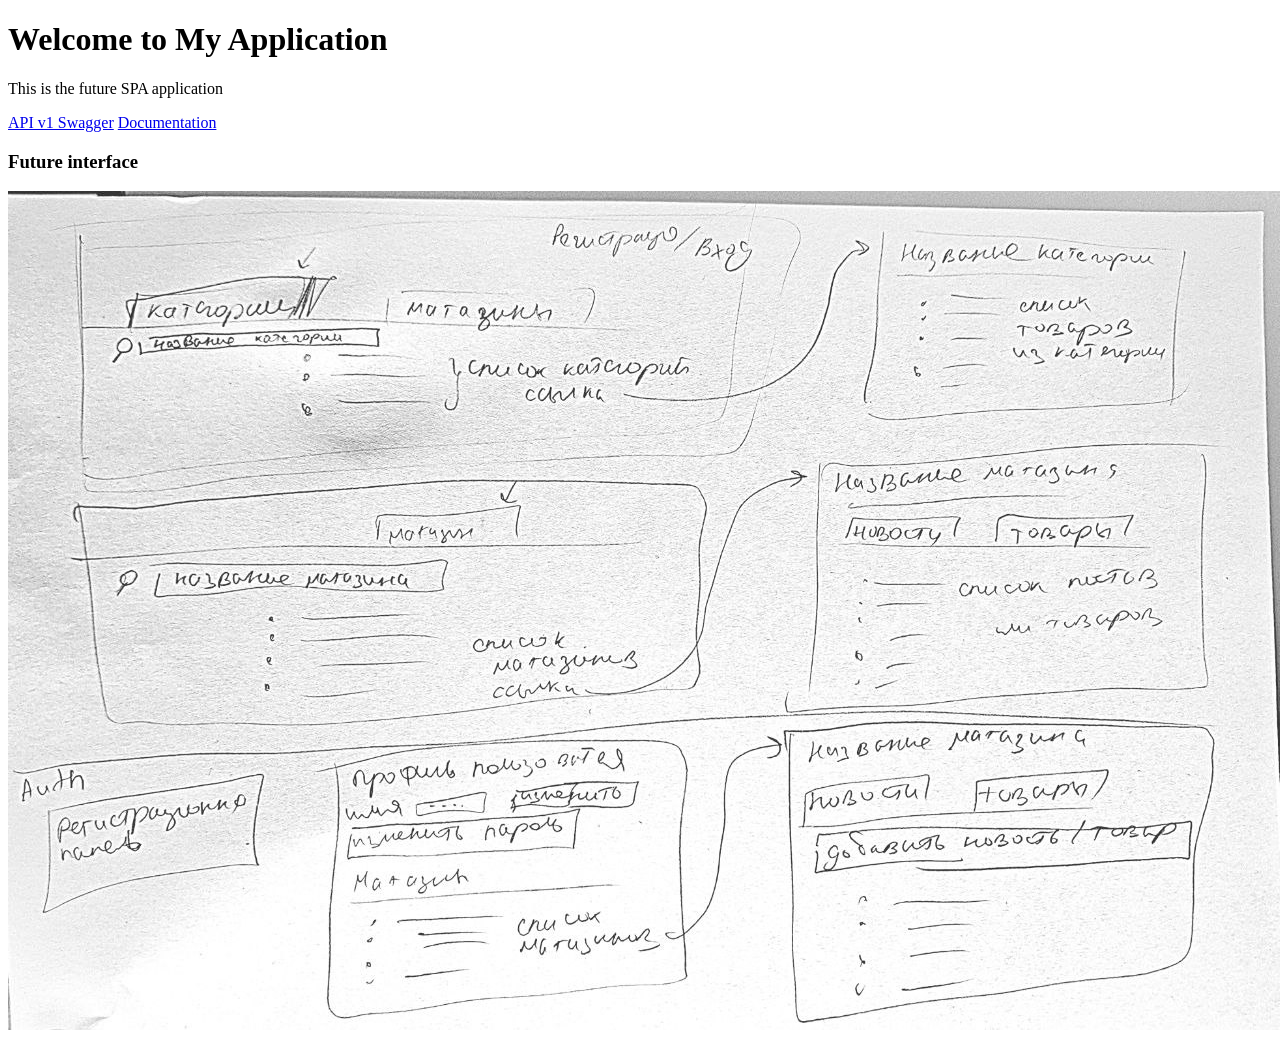
<file: nginx/static/index.html>
<!DOCTYPE html>
<html lang="en">
<head>
    <meta charset="UTF-8">
    <meta name="viewport" content="width=device-width, initial-scale=1.0">
    <title>Document</title>
</head>
<body>
    <h1>Welcome to My Application</h1>
    <p>This is the future SPA application</p>
    <nav>
        <a href="/swagger/index.html">API v1 Swagger</a>
        <!-- <a href="/management">Management</a> -->
        <a href="/documentation">Documentation</a>
    </nav>

    <h3>Future interface</h3>
    <img src="img/interface_craftPlace.jpg" alt="" />
</body>
</html>
</file>
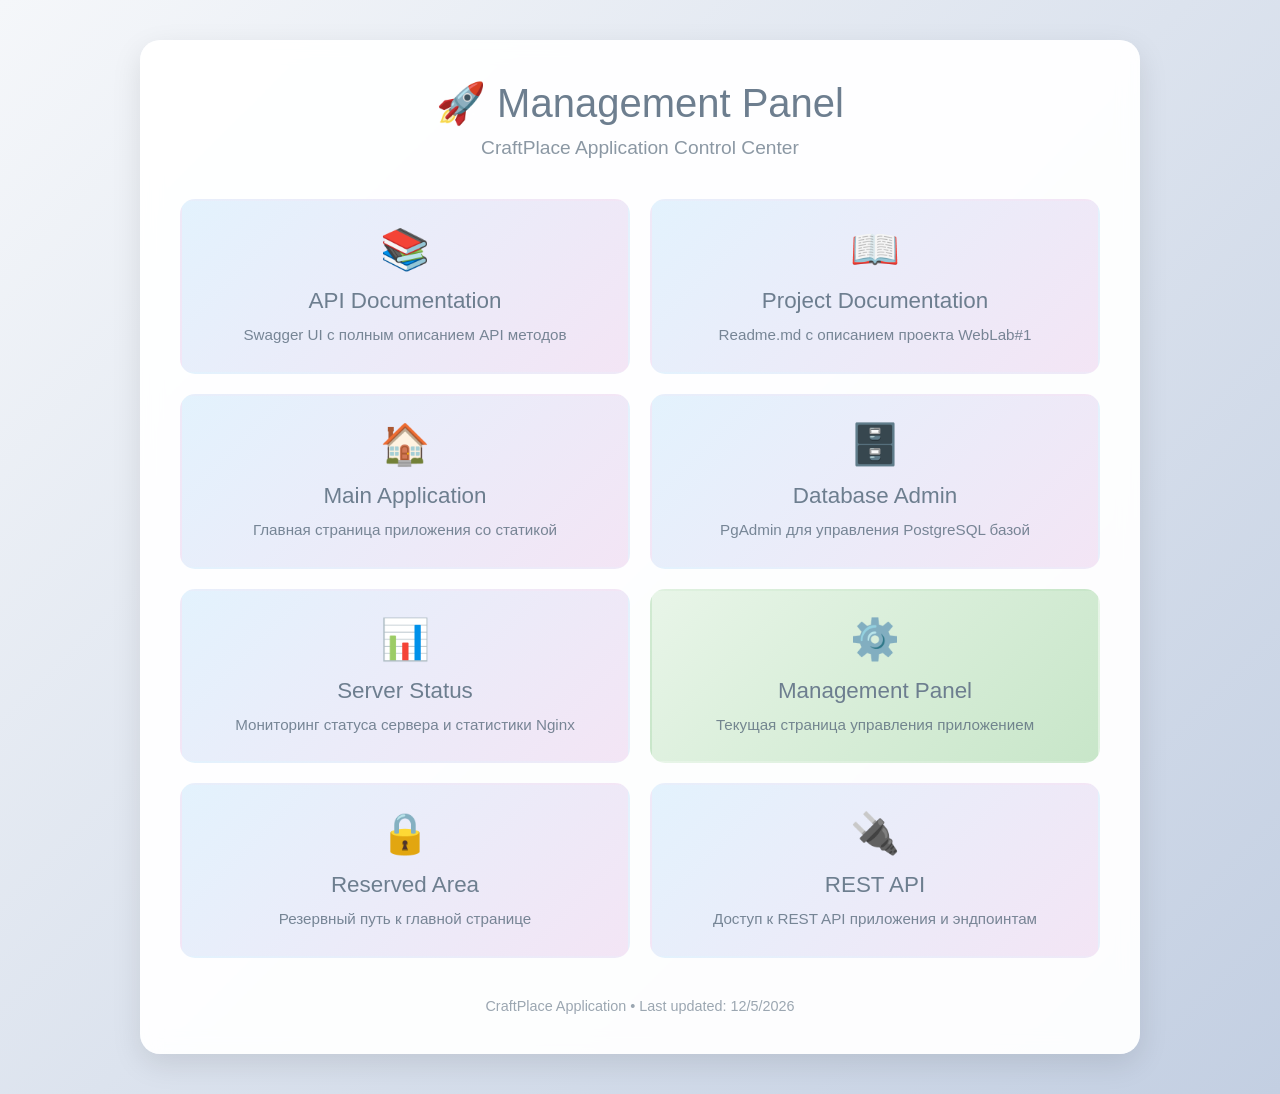
<file: nginx/static/managment/index.html>
<!DOCTYPE html>
<html lang="en">
<head>
    <meta charset="UTF-8">
    <meta name="viewport" content="width=device-width, initial-scale=1.0">
    <title>Management Panel - CraftPlace</title>
    <style>
        * { margin: 0; padding: 0; box-sizing: border-box; }
        body { 
            font-family: -apple-system, BlinkMacSystemFont, 'Segoe UI', sans-serif;
            background: linear-gradient(135deg, #f5f7fa 0%, #c3cfe2 100%);
            min-height: 100vh;
            padding: 40px 20px;
            color: #5a6c7d;
        }
        .container {
            max-width: 1000px;
            margin: 0 auto;
            background: rgba(255, 255, 255, 0.95);
            border-radius: 20px;
            padding: 40px;
            box-shadow: 0 10px 30px rgba(0,0,0,0.1);
            backdrop-filter: blur(10px);
        }
        .header {
            text-align: center;
            margin-bottom: 40px;
        }
        .header h1 {
            font-size: 2.5em;
            font-weight: 300;
            color: #6d7e8f;
            margin-bottom: 10px;
        }
        .header p {
            font-size: 1.2em;
            opacity: 0.7;
            font-weight: 300;
        }
        .links-grid {
            display: grid;
            grid-template-columns: repeat(auto-fit, minmax(300px, 1fr));
            gap: 20px;
            margin-bottom: 30px;
        }
        .link-card {
            background: linear-gradient(135deg, #e3f2fd 0%, #f3e5f5 100%);
            padding: 25px;
            border-radius: 15px;
            text-decoration: none;
            color: inherit;
            transition: all 0.3s ease;
            border: 2px solid transparent;
        }
        .link-card:hover {
            transform: translateY(-5px);
            box-shadow: 0 15px 40px rgba(0,0,0,0.2);
            border-color: #7986cb;
        }
        .link-icon {
            font-size: 2.5em;
            margin-bottom: 15px;
            text-align: center;
        }
        .link-title {
            font-size: 1.4em;
            font-weight: 500;
            color: #6d7e8f;
            margin-bottom: 10px;
            text-align: center;
        }
        .link-description {
            font-size: 0.95em;
            opacity: 0.8;
            line-height: 1.5;
            text-align: center;
        }
        .footer {
            text-align: center;
            margin-top: 40px;
            opacity: 0.6;
            font-size: 0.9em;
        }
        @media (max-width: 768px) {
            .links-grid {
                grid-template-columns: 1fr;
            }
            .container {
                padding: 20px;
            }
        }
    </style>
</head>
<body>
    <div class="container">
        <div class="header">
            <h1>🚀 Management Panel</h1>
            <p>CraftPlace Application Control Center</p>
        </div>

        <div class="links-grid">

            <a href="/swagger/index.html" class="link-card">
                <div class="link-icon">📚</div>
                <div class="link-title">API Documentation</div>
                <div class="link-description">Swagger UI с полным описанием API методов</div>
            </a>

            <a href="/documentation" class="link-card">
                <div class="link-icon">📖</div>
                <div class="link-title">Project Documentation</div>
                <div class="link-description">Readme.md с описанием проекта WebLab#1</div>
            </a>

            <a href="/" class="link-card">
                <div class="link-icon">🏠</div>
                <div class="link-title">Main Application</div>
                <div class="link-description">Главная страница приложения со статикой</div>
            </a>

            <a href="/admin" class="link-card">
                <div class="link-icon">🗄️</div>
                <div class="link-title">Database Admin</div>
                <div class="link-description">PgAdmin для управления PostgreSQL базой</div>
            </a>

            <a href="/status" class="link-card">
                <div class="link-icon">📊</div>
                <div class="link-title">Server Status</div>
                <div class="link-description">Мониторинг статуса сервера и статистики Nginx</div>
            </a>

            <a href="/managment" class="link-card" style="background: linear-gradient(135deg, #e8f5e8 0%, #c8e6c9 100%);">
                <div class="link-icon">⚙️</div>
                <div class="link-title">Management Panel</div>
                <div class="link-description">Текущая страница управления приложением</div>
            </a>

            <a href="/reserved" class="link-card">
                <div class="link-icon">🔒</div>
                <div class="link-title">Reserved Area</div>
                <div class="link-description">Резервный путь к главной странице</div>
            </a>

            <a href="/api/v1" class="link-card">
                <div class="link-icon">🔌</div>
                <div class="link-title">REST API</div>
                <div class="link-description">Доступ к REST API приложения и эндпоинтам</div>
            </a>
        </div>

        <div class="footer">
            <p>CraftPlace Application • Last updated: <span id="current-date"></span></p>
        </div>
    </div>

    <script>
        // Добавляем текущую дату в футер
        document.getElementById('current-date').textContent = new Date().toLocaleDateString();
        
        // Добавляем обработку ошибок для ссылок
        document.querySelectorAll('.link-card').forEach(link => {
            link.addEventListener('click', function(e) {
                const url = this.getAttribute('href');
                console.log('Navigating to:', url);
            });
        });
    </script>
</body>
</html>
</file>
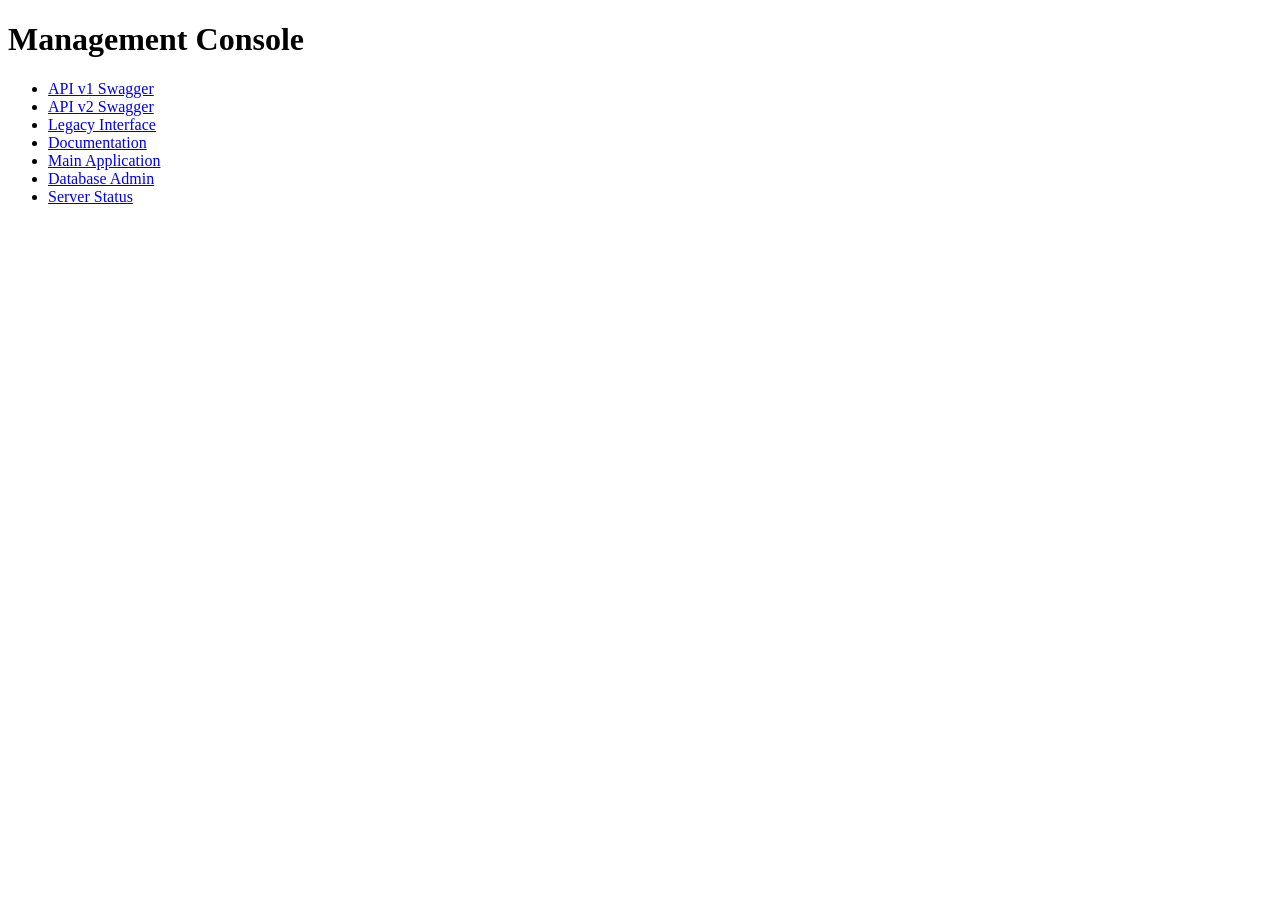
<file: nginx/static/management.html>
<!DOCTYPE html>
<html>
<head>
    <title>Management</title>
</head>
<body>
    <h1>Management Console</h1>
    <ul>
        <li><a href="/api/v1">API v1 Swagger</a></li>
        <li><a href="/api/v2">API v2 Swagger</a></li>
        <li><a href="/legacy">Legacy Interface</a></li>
        <li><a href="/documentation">Documentation</a></li>
        <li><a href="/">Main Application</a></li>
        <li><a href="/admin">Database Admin</a></li>
        <li><a href="/status">Server Status</a></li>
    </ul>
</body>
</html>
</file>
